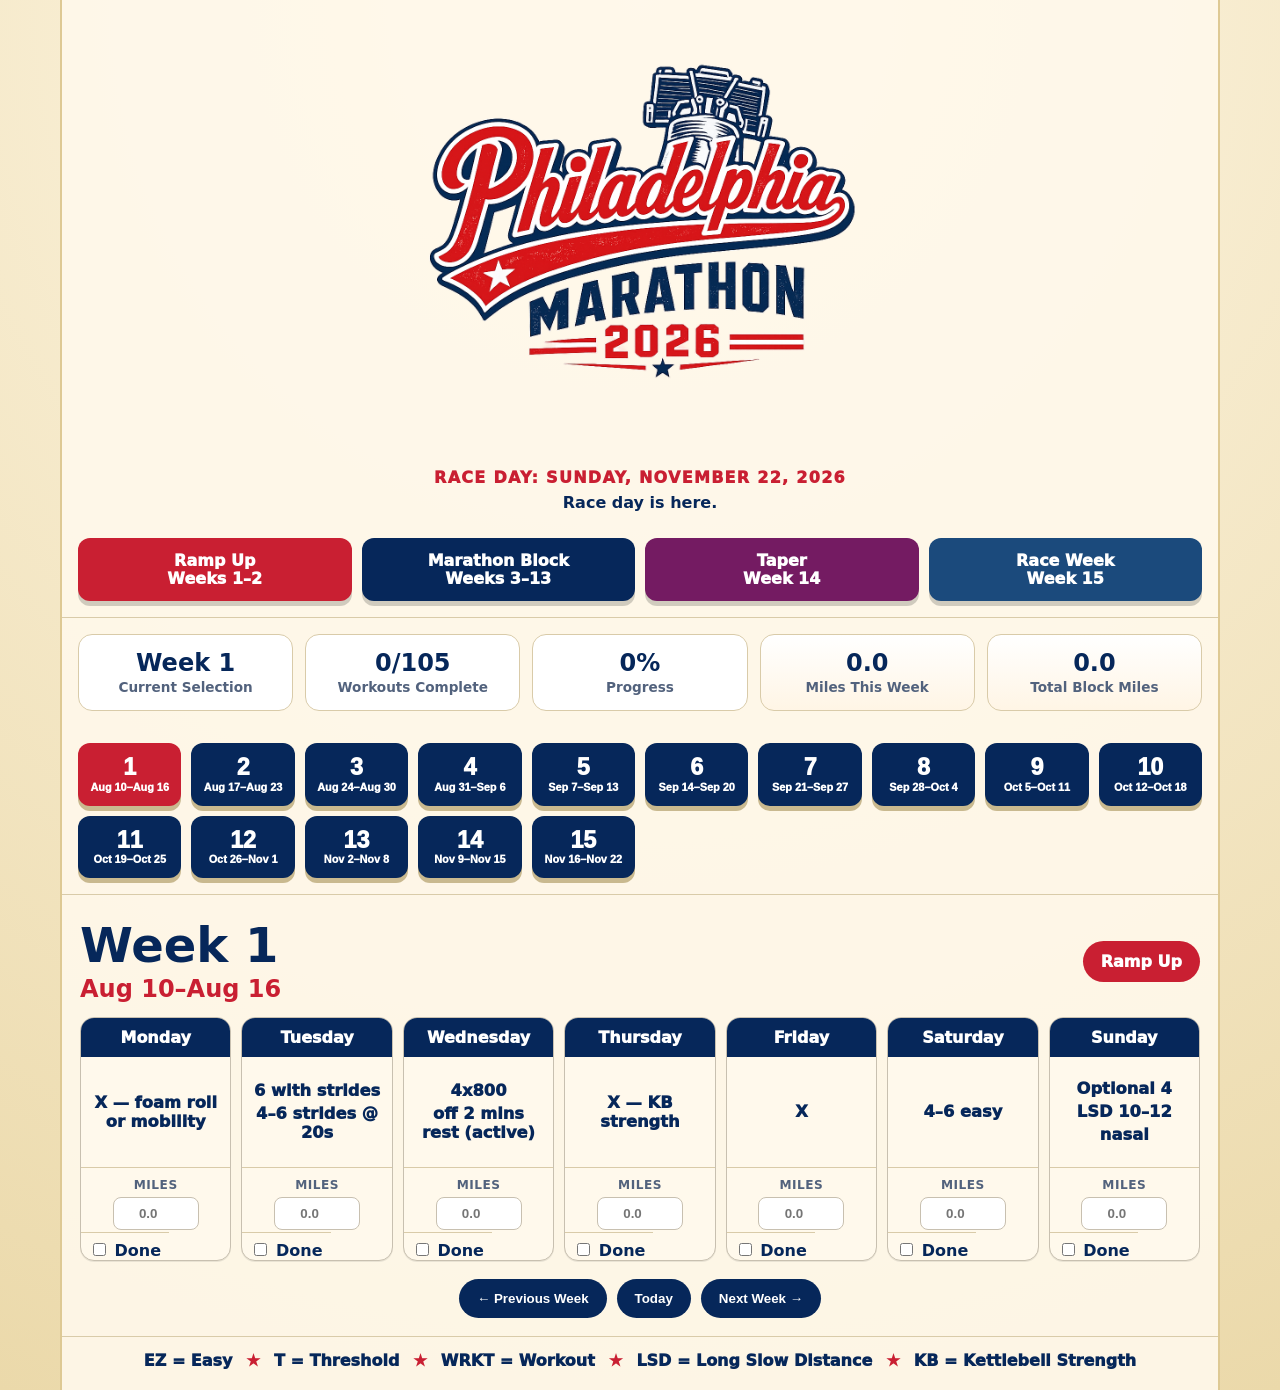
<file: index.html>
<!doctype html>
<html lang="en">
<head>
  <meta charset="utf-8">
  <meta name="viewport" content="width=device-width,initial-scale=1">
  <meta name="theme-color" content="#06275a">
  <title>Philadelphia Marathon 2026 Block</title>
  <link rel="manifest" href="manifest.json">
  <link rel="stylesheet" href="styles/main.css">
</head>
<body>
  <main class="app">
    <header class="hero">
      <img class="logo" src="images/logo.png" alt="Philadelphia Marathon 2026 Block">
      <div class="race">Race Day: Sunday, November 22, 2026</div>
      <div class="countdown" id="countdown"></div>
    </header>

    <section class="phase-bar">
      <div class="phase ramp">Ramp Up<br>Weeks 1–2</div>
      <div class="phase block">Marathon Block<br>Weeks 3–13</div>
      <div class="phase taper">Taper<br>Week 14</div>
      <div class="phase raceweek">Race Week<br>Week 15</div>
    </section>

    <section class="dashboard">
      <div class="dash-card"><b id="currentWeek">Week 1</b><span>Current Selection</span></div>
      <div class="dash-card"><b id="completedCount">0/105</b><span>Workouts Complete</span></div>
      <div class="dash-card"><b id="progressPercent">0%</b><span>Progress</span></div>
      <div class="dash-card mileage-card"><b id="weekMiles">0.0</b><span>Miles This Week</span></div>
      <div class="dash-card mileage-card"><b id="blockMiles">0.0</b><span>Total Block Miles</span></div>
    </section>

    <section id="weekPicker" class="week-picker"></section>
    <section id="weekView" class="week-view"></section>

    <nav class="nav">
      <button id="prevBtn">← Previous Week</button>
      <button id="todayBtn">Today</button>
      <button id="nextBtn">Next Week →</button>
    </nav>

    <footer class="legend">
      EZ = Easy <span>★</span> T = Threshold <span>★</span> WRKT = Workout <span>★</span> LSD = Long Slow Distance <span>★</span> KB = Kettlebell Strength
    </footer>
  </main>

  <script src="js/workouts.js"></script>
  <script src="js/app.js"></script>
</body>
</html>
</file>
<file: styles/main.css>
:root{--navy:#06275a;--red:#c91f32;--cream:#f4ecd9;--paper:#fff9ec;--border:#d9cba9;--shadow:#c9b98f;--purple:#741b62}
*{box-sizing:border-box}
body{margin:0;font-family:system-ui,-apple-system,Segoe UI,Roboto,Arial,sans-serif;background:radial-gradient(circle at top,#fff8e7 0%,#ebd9aa 100%);color:var(--navy)}
.app{max-width:1160px;margin:0 auto;background:rgba(255,249,236,.9);min-height:100vh;border-left:2px solid #dec994;border-right:2px solid #dec994}
.hero{text-align:center;padding:18px 18px 10px}.logo{width:min(450px,88vw);display:block;margin:0 auto}.race{font-weight:1000;color:var(--red);letter-spacing:.08em;text-transform:uppercase}.countdown{font-weight:900;margin-top:6px}
.phase-bar{display:grid;grid-template-columns:repeat(4,1fr);gap:10px;padding:16px;border-bottom:1px solid var(--border)}.phase{color:white;text-align:center;padding:14px 8px;border-radius:12px;font-weight:1000;line-height:1.1;box-shadow:0 5px 0 rgba(0,0,0,.18)}.ramp{background:var(--red)}.block{background:var(--navy)}.taper{background:var(--purple)}.raceweek{background:#1b4a7c}
.dashboard{display:grid;grid-template-columns:repeat(5,1fr);gap:12px;padding:16px}.dash-card{background:#fff;border:1px solid var(--border);border-radius:14px;padding:14px;text-align:center}.dash-card b{display:block;font-size:1.5rem}.dash-card span{font-weight:800;color:#52627d;font-size:.85rem}
.week-picker{display:grid;grid-template-columns:repeat(10,1fr);gap:10px;padding:16px;border-bottom:1px solid var(--border)}.week-btn{border:0;border-radius:12px;background:var(--navy);color:#fff;padding:12px 8px;font-weight:1000;line-height:1.05;cursor:pointer;box-shadow:0 5px 0 var(--shadow)}.week-btn span{display:block;font-size:1.45rem}.week-btn small{font-size:.68rem}.week-btn.active{background:var(--red)}
.week-view{padding:26px 18px 18px}.week-head{display:flex;justify-content:space-between;align-items:center;gap:12px;margin-bottom:14px}.week-title h1{font-size:clamp(2rem,5vw,3rem);margin:0;line-height:1}.week-title h2{color:var(--red);margin:6px 0 0}.week-pill{background:var(--red);color:#fff;border-radius:999px;padding:11px 18px;font-weight:1000}
.days{display:grid;grid-template-columns:repeat(7,1fr);gap:10px}.card{background:var(--paper);border:1px solid #c8c0b0;border-radius:14px;overflow:hidden;min-height:170px;box-shadow:0 1px 0 rgba(0,0,0,.08)}.card .day{background:var(--navy);color:white;text-align:center;padding:10px 6px;font-weight:1000}.workout{min-height:110px;display:flex;flex-direction:column;justify-content:center;align-items:center;text-align:center;padding:12px 10px;font-size:1.02rem;line-height:1.18;font-weight:950}.workout div+div{margin-top:4px}.complete{border-top:1px solid var(--border);padding:8px;text-align:center;font-weight:900}
.nav{display:flex;gap:10px;justify-content:center;padding:0 18px 18px}.nav button{border:0;border-radius:999px;background:var(--navy);color:#fff;padding:12px 18px;font-weight:900;cursor:pointer}.nav button:hover{background:var(--red)}
.legend{text-align:center;border-top:1px solid var(--border);padding:14px 10px 20px;font-weight:1000}.legend span{color:var(--red);padding:0 8px}
@media(max-width:900px){.week-picker{grid-template-columns:repeat(5,1fr)}.days{grid-template-columns:1fr}.phase-bar,.dashboard{grid-template-columns:1fr 1fr}.card{min-height:auto}.workout{min-height:auto}}

.mileage-entry{border-top:1px solid var(--border);padding:10px;text-align:center}
.mileage-entry label{display:block;font-size:.76rem;font-weight:900;color:#52627d;margin-bottom:5px;text-transform:uppercase;letter-spacing:.04em}
.mileage-input{width:86px;max-width:100%;padding:8px;border:1px solid #c8c0b0;border-radius:8px;text-align:center;font-weight:900;color:var(--navy);background:#fff}
.mileage-input:focus{outline:3px solid rgba(201,31,50,.18);border-color:var(--red)}
.mileage-card{background:linear-gradient(180deg,#fff,#fff5e5)}
@media(max-width:900px){.dashboard{grid-template-columns:1fr 1fr}}
@media(max-width:520px){.dashboard{grid-template-columns:1fr}}
</file>
